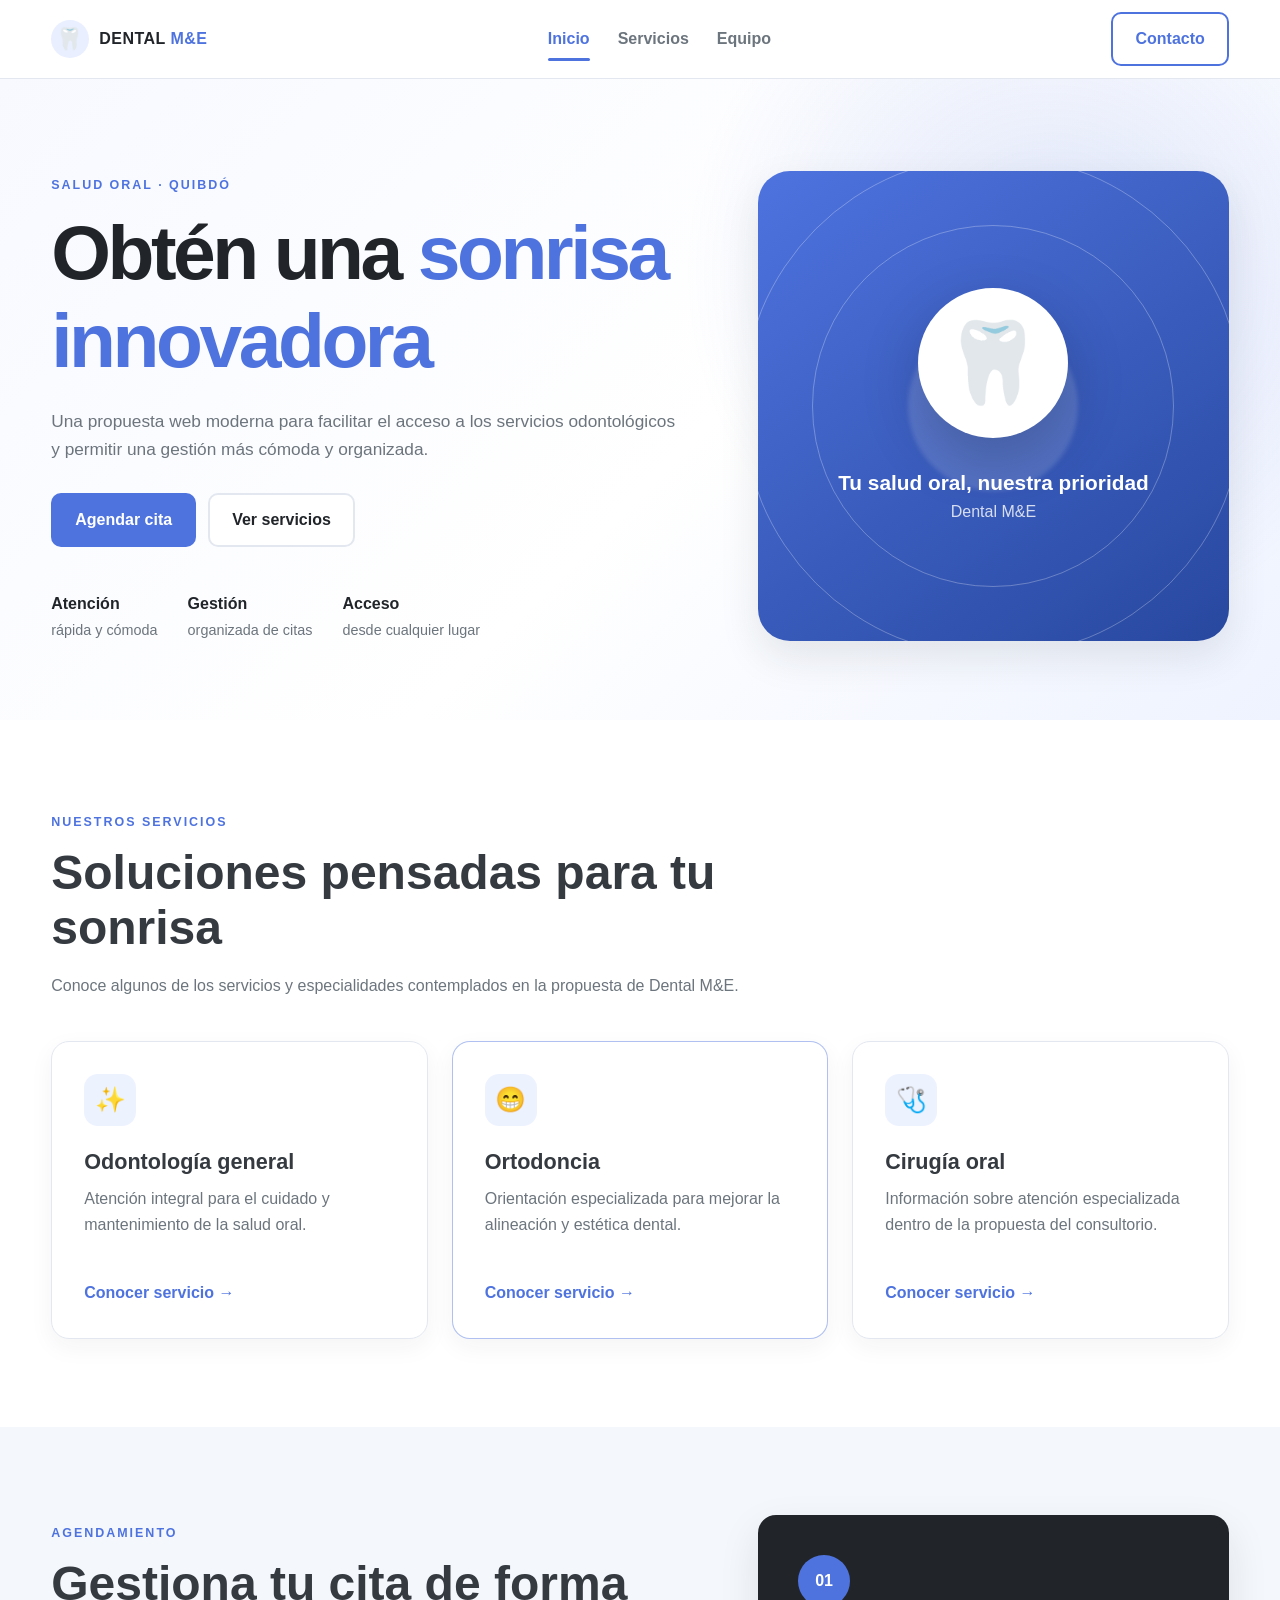
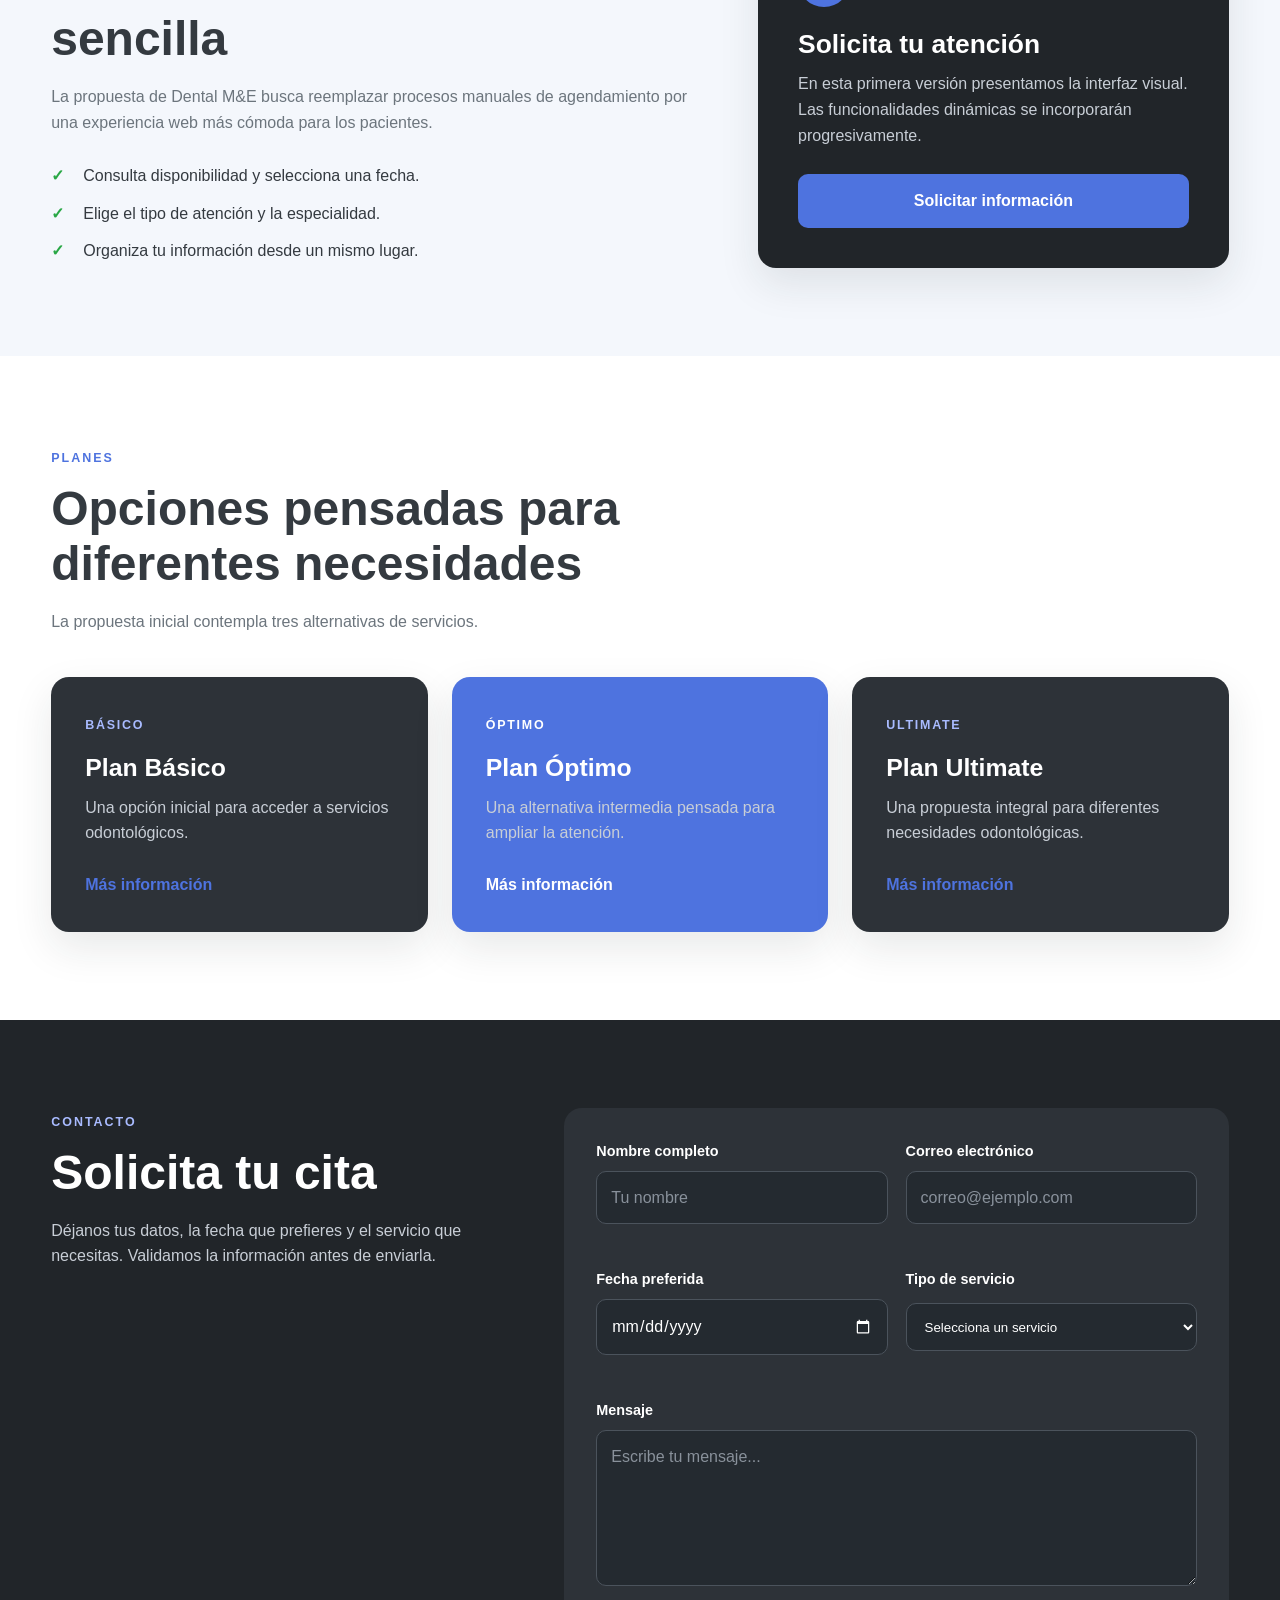
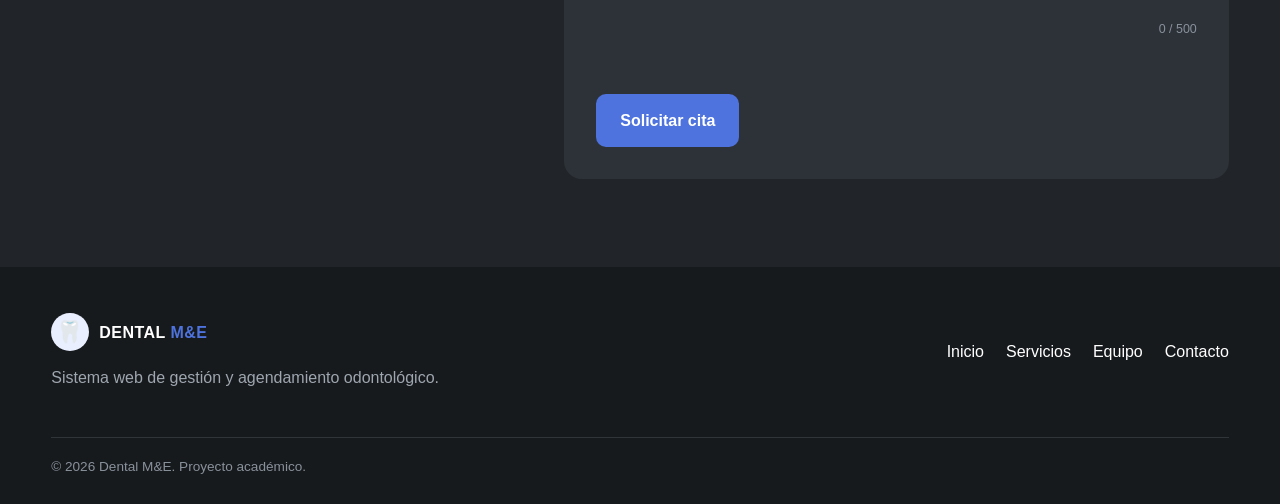
<file: Dental_ME_Actividad_3/index.html>
<!DOCTYPE html>
<html lang="es">
<head>
    <meta charset="UTF-8">
    <meta name="viewport" content="width=device-width, initial-scale=1.0">
    <meta name="description" content="Dental M&E - Sistema web de gestión y agendamiento odontológico.">
    <title>Dental M&E | Inicio</title>
    <link rel="stylesheet" href="css/styles.css">
</head>

<body>
    <header class="site-header">
        <div class="container header-content">
            <a class="logo" href="index.html" aria-label="Dental M&E - Inicio">
                <span class="logo-icon" aria-hidden="true">🦷</span>
                <span>DENTAL <strong>M&E</strong></span>
            </a>

            <nav class="main-nav" aria-label="Navegación principal">
                <a class="nav-link active" href="index.html">Inicio</a>
                <a class="nav-link" href="servicios.html">Servicios</a>
                <a class="nav-link" href="equipo.html">Equipo</a>
            </nav>

            <a class="btn btn-outline" href="#contacto">Contacto</a>
        </div>
    </header>

    <main>
        <section class="hero">
            <div class="container hero-grid">
                <div class="hero-content">
                    <span class="eyebrow">SALUD ORAL · QUIBDÓ</span>
                    <h1>Obtén una <span>sonrisa innovadora</span></h1>
                    <p class="hero-text">
                        Una propuesta web moderna para facilitar el acceso a los servicios
                        odontológicos y permitir una gestión más cómoda y organizada.
                    </p>

                    <div class="hero-actions">
                        <a class="btn btn-primary" href="#agendar">Agendar cita</a>
                        <a class="btn btn-light" href="servicios.html">Ver servicios</a>
                    </div>

                    <div class="hero-benefits" aria-label="Beneficios">
                        <div>
                            <strong>Atención</strong>
                            <span>rápida y cómoda</span>
                        </div>
                        <div>
                            <strong>Gestión</strong>
                            <span>organizada de citas</span>
                        </div>
                        <div>
                            <strong>Acceso</strong>
                            <span>desde cualquier lugar</span>
                        </div>
                    </div>
                </div>

                <div class="hero-card" aria-label="Presentación visual Dental M&E">
                    <div class="hero-card-glow"></div>
                    <div class="tooth">🦷</div>
                    <p>Tu salud oral, nuestra prioridad</p>
                    <span>Dental M&E</span>
                </div>
            </div>
        </section>

        <section class="section section-white" id="servicios-destacados">
            <div class="container">
                <div class="section-heading">
                    <span class="eyebrow">NUESTROS SERVICIOS</span>
                    <h2>Soluciones pensadas para tu sonrisa</h2>
                    <p>
                        Conoce algunos de los servicios y especialidades contemplados
                        en la propuesta de Dental M&E.
                    </p>
                </div>

                <div class="cards-grid">
                    <article class="service-card">
                        <div class="card-icon">✨</div>
                        <h3>Odontología general</h3>
                        <p>Atención integral para el cuidado y mantenimiento de la salud oral.</p>
                        <a href="servicios.html">Conocer servicio →</a>
                    </article>

                    <article class="service-card featured">
                        <div class="card-icon">😁</div>
                        <h3>Ortodoncia</h3>
                        <p>Orientación especializada para mejorar la alineación y estética dental.</p>
                        <a href="servicios.html">Conocer servicio →</a>
                    </article>

                    <article class="service-card">
                        <div class="card-icon">🩺</div>
                        <h3>Cirugía oral</h3>
                        <p>Información sobre atención especializada dentro de la propuesta del consultorio.</p>
                        <a href="servicios.html">Conocer servicio →</a>
                    </article>
                </div>
            </div>
        </section>

        <section class="section section-soft" id="agendar">
            <div class="container appointment-grid">
                <div>
                    <span class="eyebrow">AGENDAMIENTO</span>
                    <h2>Gestiona tu cita de forma sencilla</h2>
                    <p>
                        La propuesta de Dental M&E busca reemplazar procesos manuales
                        de agendamiento por una experiencia web más cómoda para los pacientes.
                    </p>

                    <ul class="check-list">
                        <li>Consulta disponibilidad y selecciona una fecha.</li>
                        <li>Elige el tipo de atención y la especialidad.</li>
                        <li>Organiza tu información desde un mismo lugar.</li>
                    </ul>
                </div>

                <div class="appointment-box">
                    <span class="appointment-number">01</span>
                    <h3>Solicita tu atención</h3>
                    <p>
                        En esta primera versión presentamos la interfaz visual.
                        Las funcionalidades dinámicas se incorporarán progresivamente.
                    </p>
                    <a class="btn btn-primary btn-full" href="#contacto">Solicitar información</a>
                </div>
            </div>
        </section>

        <section class="section section-white" id="planes">
            <div class="container">
                <div class="section-heading">
                    <span class="eyebrow">PLANES</span>
                    <h2>Opciones pensadas para diferentes necesidades</h2>
                    <p>La propuesta inicial contempla tres alternativas de servicios.</p>
                </div>

                <div class="plans-grid">
                    <article class="plan-card">
                        <span>BÁSICO</span>
                        <h3>Plan Básico</h3>
                        <p>Una opción inicial para acceder a servicios odontológicos.</p>
                        <a href="#contacto">Más información</a>
                    </article>

                    <article class="plan-card plan-highlight">
                        <span>ÓPTIMO</span>
                        <h3>Plan Óptimo</h3>
                        <p>Una alternativa intermedia pensada para ampliar la atención.</p>
                        <a href="#contacto">Más información</a>
                    </article>

                    <article class="plan-card">
                        <span>ULTIMATE</span>
                        <h3>Plan Ultimate</h3>
                        <p>Una propuesta integral para diferentes necesidades odontológicas.</p>
                        <a href="#contacto">Más información</a>
                    </article>
                </div>
            </div>
        </section>

        <section class="section section-dark" id="contacto">
            <div class="container contact-grid">
                <div>
                    <span class="eyebrow eyebrow-light">CONTACTO</span>
                    <h2>Solicita tu cita</h2>
                    <p>
                        Déjanos tus datos, la fecha que prefieres y el servicio que necesitas.
                        Validamos la información antes de enviarla.
                    </p>
                </div>

                <form class="contact-form" action="#" method="post" novalidate>
                    <div class="form-row">
                        <div class="form-group">
                            <label for="nombre">Nombre completo</label>
                            <input type="text" id="nombre" name="nombre" placeholder="Tu nombre" required>
                            <span class="field-error" id="error-nombre" aria-live="polite"></span>
                        </div>

                        <div class="form-group">
                            <label for="email">Correo electrónico</label>
                            <input type="email" id="email" name="email" placeholder="correo@ejemplo.com" required>
                            <span class="field-error" id="error-email" aria-live="polite"></span>
                        </div>
                    </div>

                    <div class="form-row">
                        <div class="form-group">
                            <label for="fecha">Fecha preferida</label>
                            <input type="date" id="fecha" name="fecha" required>
                            <span class="field-error" id="error-fecha" aria-live="polite"></span>
                        </div>

                        <div class="form-group">
                            <label for="servicio">Tipo de servicio</label>
                            <select id="servicio" name="servicio" required>
                                <option value="">Selecciona un servicio</option>
                                <option value="Odontología general">Odontología general</option>
                                <option value="Ortodoncia">Ortodoncia</option>
                                <option value="Endodoncia">Endodoncia</option>
                                <option value="Cirugía oral">Cirugía oral</option>
                                <option value="Odontopediatría">Odontopediatría</option>
                                <option value="Estética dental">Estética dental</option>
                            </select>
                            <span class="field-error" id="error-servicio" aria-live="polite"></span>
                        </div>
                    </div>

                    <div class="form-group">
                        <label for="mensaje">Mensaje</label>
                        <textarea id="mensaje" name="mensaje" rows="5" placeholder="Escribe tu mensaje..." maxlength="500" required></textarea>
                            <span class="field-error" id="error-mensaje" aria-live="polite"></span>
                            <small class="char-count" id="contador-mensaje">0 / 500</small>
                    </div>

                    <p id="form-message" class="form-message" aria-live="polite"></p>

                    <button class="btn btn-primary" type="submit">Solicitar cita</button>
                </form>
            </div>
        </section>
    </main>

    <footer class="site-footer">
        <div class="container footer-content">
            <div>
                <a class="logo footer-logo" href="index.html">
                    <span class="logo-icon" aria-hidden="true">🦷</span>
                    <span>DENTAL <strong>M&E</strong></span>
                </a>
                <p>Sistema web de gestión y agendamiento odontológico.</p>
            </div>

            <div class="footer-links">
                <a href="index.html">Inicio</a>
                <a href="servicios.html">Servicios</a>
                <a href="equipo.html">Equipo</a>
                <a href="#contacto">Contacto</a>
            </div>
        </div>

        <div class="container footer-bottom">
            <p>© 2026 Dental M&E. Proyecto académico.</p>
        </div>
    </footer>
    <script src="js/script.js"></script>
</body>
</html>
</file>
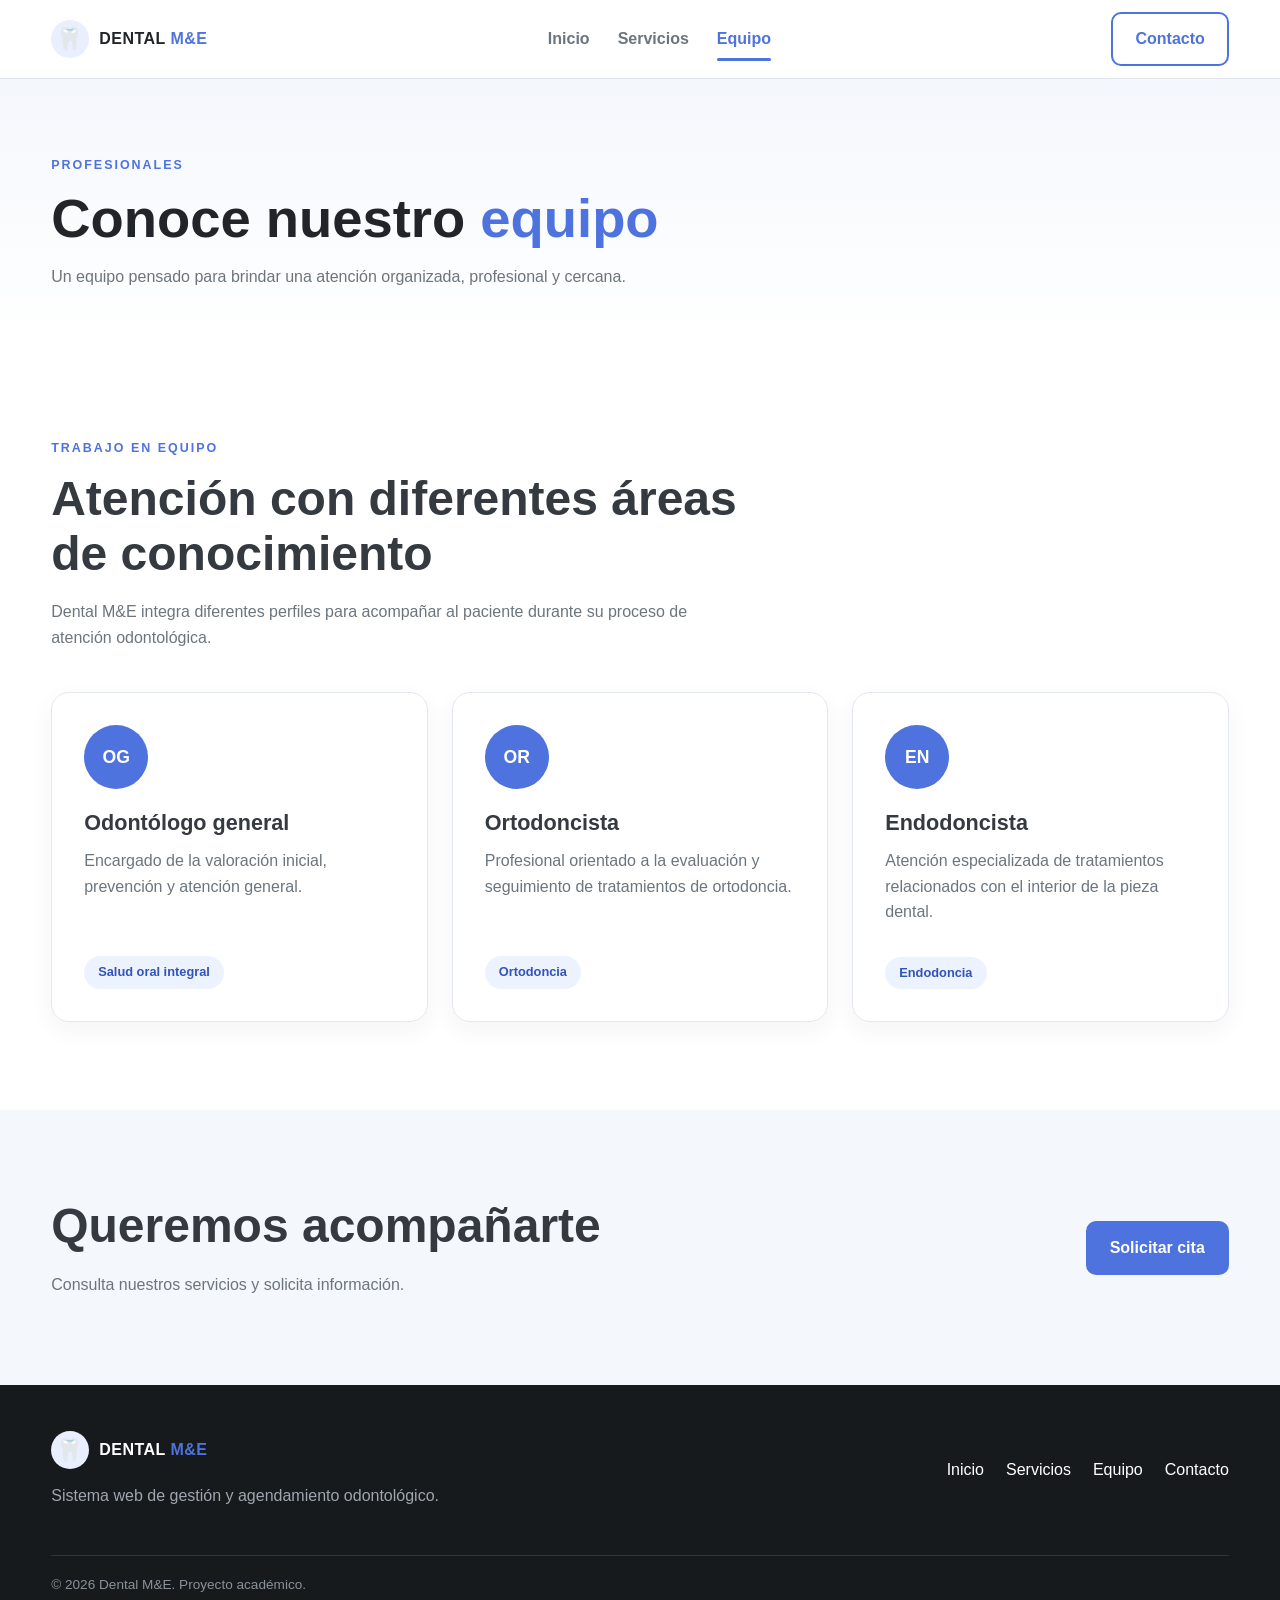
<file: Dental_ME_Actividad_3/equipo.html>
<!DOCTYPE html>
<html lang="es">
<head>
    <meta charset="UTF-8">
    <meta name="viewport" content="width=device-width, initial-scale=1.0">
    <meta name="description" content="Dental M&E - Sistema web de gestión y agendamiento odontológico.">
    <title>Dental M&E | Equipo</title>
    <link rel="stylesheet" href="css/styles.css">
</head>

<body>
    <header class="site-header">
        <div class="container header-content">
            <a class="logo" href="index.html" aria-label="Dental M&E - Inicio">
                <span class="logo-icon" aria-hidden="true">🦷</span>
                <span>DENTAL <strong>M&E</strong></span>
            </a>

            <nav class="main-nav" aria-label="Navegación principal">
                <a class="nav-link" href="index.html">Inicio</a>
                <a class="nav-link" href="servicios.html">Servicios</a>
                <a class="nav-link active" href="equipo.html">Equipo</a>
            </nav>

            <a class="btn btn-outline" href="index.html#contacto">Contacto</a>
        </div>
    </header>

    <main>
        <section class="page-hero">
            <div class="container">
                <span class="eyebrow">PROFESIONALES</span>
                <h1>Conoce nuestro <span>equipo</span></h1>
                <p>Un equipo pensado para brindar una atención organizada, profesional y cercana.</p>
            </div>
        </section>

        <section class="section section-white">
            <div class="container">
                <div class="section-heading">
                    <span class="eyebrow">TRABAJO EN EQUIPO</span>
                    <h2>Atención con diferentes áreas de conocimiento</h2>
                    <p>Dental M&E integra diferentes perfiles para acompañar al paciente durante su proceso de atención odontológica.</p>
                </div>
                <div class="cards-grid">
                    <article class="service-card person">
                        <div class="avatar">OG</div>
                        <h3>Odontólogo general</h3>
                        <p>Encargado de la valoración inicial, prevención y atención general.</p>
                        <span class="tag">Salud oral integral</span>
                    </article>
                    <article class="service-card person">
                        <div class="avatar">OR</div>
                        <h3>Ortodoncista</h3>
                        <p>Profesional orientado a la evaluación y seguimiento de tratamientos de ortodoncia.</p>
                        <span class="tag">Ortodoncia</span>
                    </article>
                    <article class="service-card person">
                        <div class="avatar">EN</div>
                        <h3>Endodoncista</h3>
                        <p>Atención especializada de tratamientos relacionados con el interior de la pieza dental.</p>
                        <span class="tag">Endodoncia</span>
                    </article>
                </div>
            </div>
        </section>

        <section class="section section-soft">
            <div class="container cta-box">
                <div>
                    <h2>Queremos acompañarte</h2>
                    <p>Consulta nuestros servicios y solicita información.</p>
                </div>
                <a class="btn btn-primary" href="index.html#contacto">Solicitar cita</a>
            </div>
        </section>
    </main>

    <footer class="site-footer">
        <div class="container footer-content">
            <div>
                <a class="logo footer-logo" href="index.html">
                    <span class="logo-icon" aria-hidden="true">🦷</span>
                    <span>DENTAL <strong>M&E</strong></span>
                </a>
                <p>Sistema web de gestión y agendamiento odontológico.</p>
            </div>

            <div class="footer-links">
                <a href="index.html">Inicio</a>
                <a href="servicios.html">Servicios</a>
                <a href="equipo.html">Equipo</a>
                <a href="index.html#contacto">Contacto</a>
            </div>
        </div>

        <div class="container footer-bottom">
            <p>© 2026 Dental M&E. Proyecto académico.</p>
        </div>
    </footer>
    <script src="js/script.js"></script>
</body>
</html>
</file>
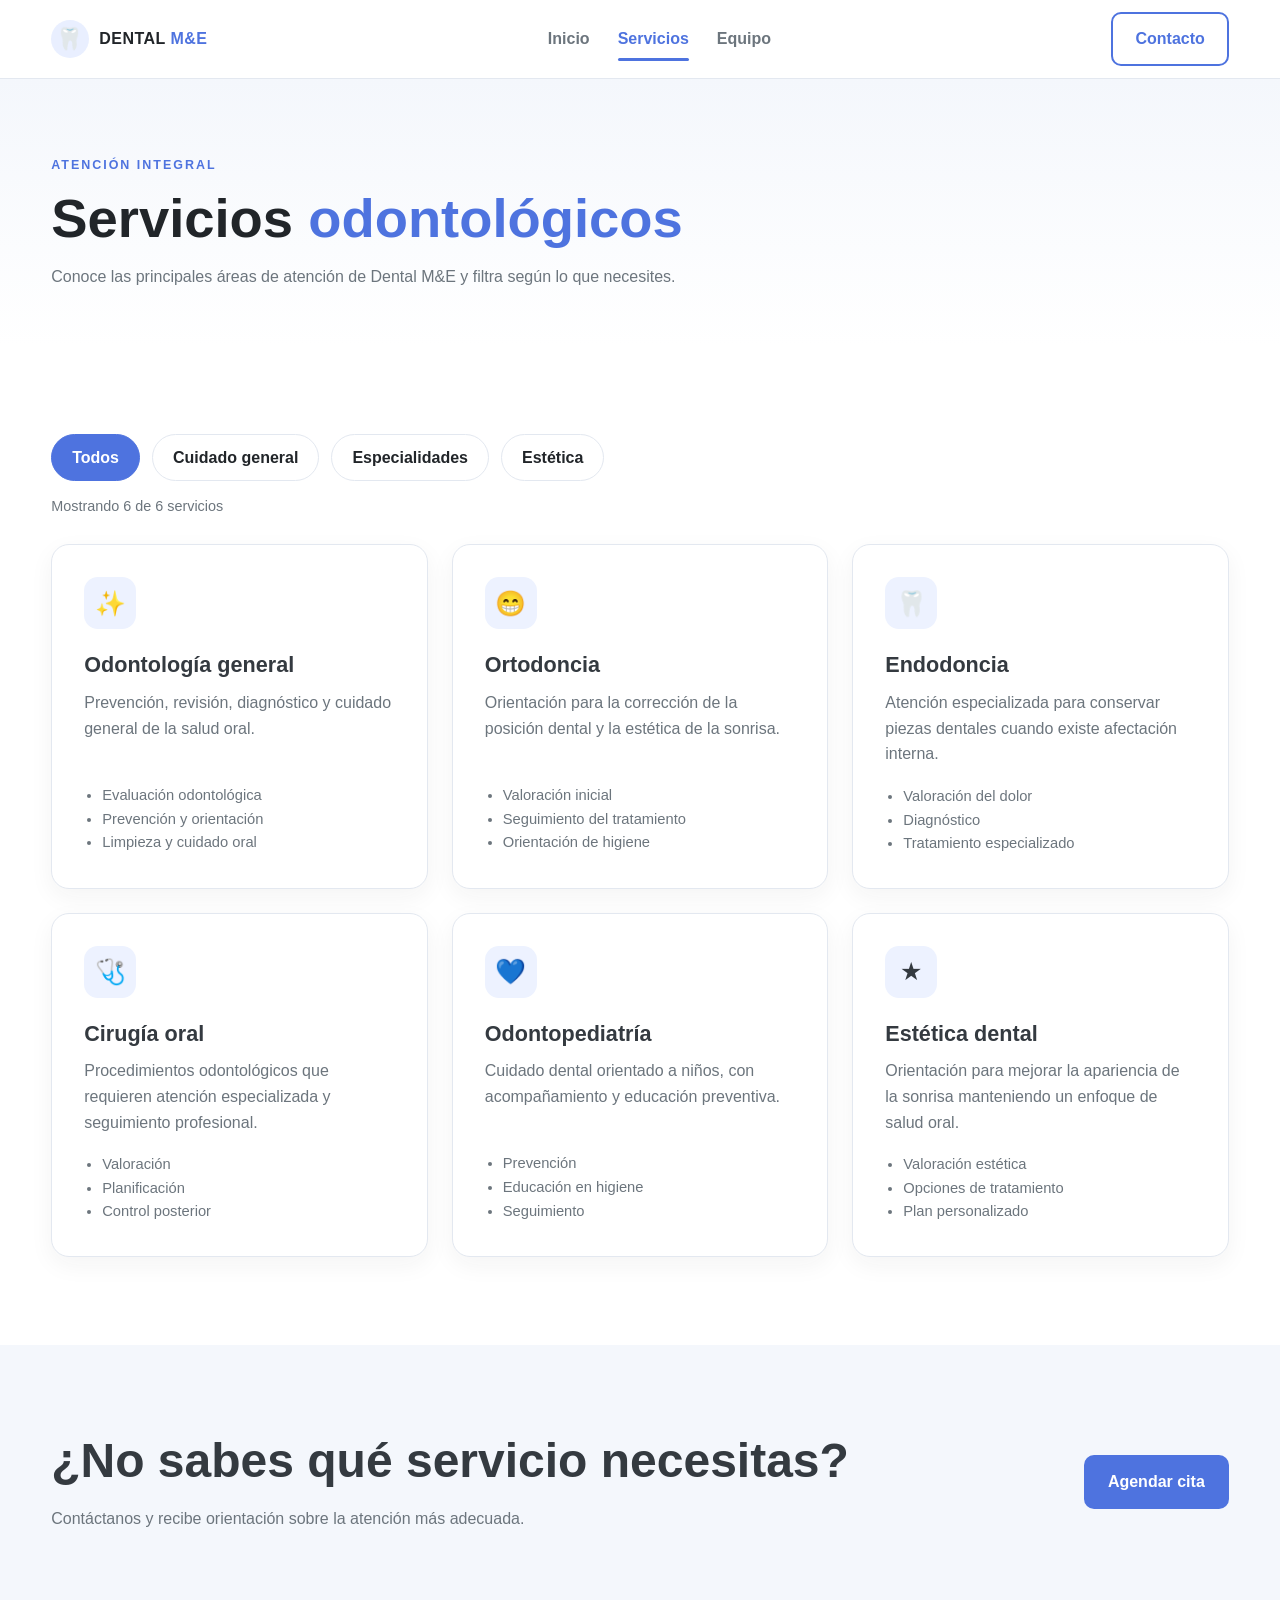
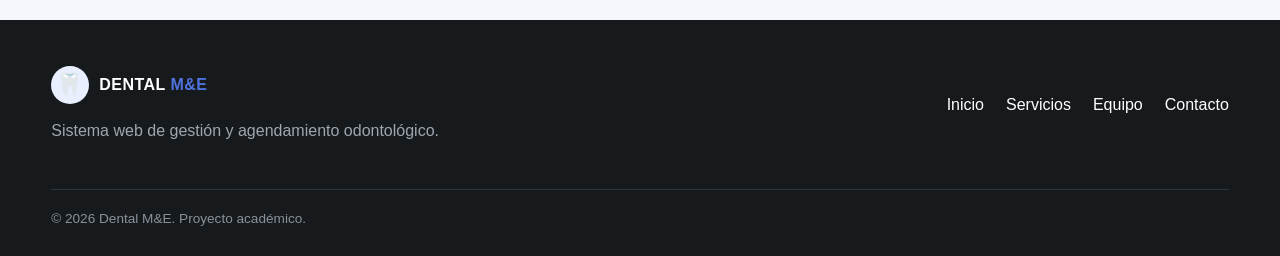
<file: Dental_ME_Actividad_3/servicios.html>
<!DOCTYPE html>
<html lang="es">
<head>
    <meta charset="UTF-8">
    <meta name="viewport" content="width=device-width, initial-scale=1.0">
    <meta name="description" content="Dental M&E - Sistema web de gestión y agendamiento odontológico.">
    <title>Dental M&E | Servicios</title>
    <link rel="stylesheet" href="css/styles.css">
</head>

<body>
    <header class="site-header">
        <div class="container header-content">
            <a class="logo" href="index.html" aria-label="Dental M&E - Inicio">
                <span class="logo-icon" aria-hidden="true">🦷</span>
                <span>DENTAL <strong>M&E</strong></span>
            </a>

            <nav class="main-nav" aria-label="Navegación principal">
                <a class="nav-link" href="index.html">Inicio</a>
                <a class="nav-link active" href="servicios.html">Servicios</a>
                <a class="nav-link" href="equipo.html">Equipo</a>
            </nav>

            <a class="btn btn-outline" href="index.html#contacto">Contacto</a>
        </div>
    </header>

    <main>
        <section class="page-hero">
            <div class="container">
                <span class="eyebrow">ATENCIÓN INTEGRAL</span>
                <h1>Servicios <span>odontológicos</span></h1>
                <p>Conoce las principales áreas de atención de Dental M&E y filtra según lo que necesites.</p>
            </div>
        </section>

        <section class="section section-white">
            <div class="container">
                <div class="filter-bar" role="group" aria-label="Filtrar servicios">
                    <button type="button" class="filter-btn active" data-filtro="todos">Todos</button>
                    <button type="button" class="filter-btn" data-filtro="general">Cuidado general</button>
                    <button type="button" class="filter-btn" data-filtro="especialidad">Especialidades</button>
                    <button type="button" class="filter-btn" data-filtro="estetica">Estética</button>
                </div>
                <p id="contador-servicios" class="filter-count" aria-live="polite"></p>

                <div class="cards-grid" id="lista-servicios">
                    <article class="service-card" data-categoria="general">
                        <div class="card-icon">✨</div>
                        <h3>Odontología general</h3>
                        <p>Prevención, revisión, diagnóstico y cuidado general de la salud oral.</p>
                        <ul class="mini-list"><li>Evaluación odontológica</li><li>Prevención y orientación</li><li>Limpieza y cuidado oral</li></ul>
                    </article>
                    <article class="service-card" data-categoria="especialidad">
                        <div class="card-icon">😁</div>
                        <h3>Ortodoncia</h3>
                        <p>Orientación para la corrección de la posición dental y la estética de la sonrisa.</p>
                        <ul class="mini-list"><li>Valoración inicial</li><li>Seguimiento del tratamiento</li><li>Orientación de higiene</li></ul>
                    </article>
                    <article class="service-card" data-categoria="especialidad">
                        <div class="card-icon">🦷</div>
                        <h3>Endodoncia</h3>
                        <p>Atención especializada para conservar piezas dentales cuando existe afectación interna.</p>
                        <ul class="mini-list"><li>Valoración del dolor</li><li>Diagnóstico</li><li>Tratamiento especializado</li></ul>
                    </article>
                    <article class="service-card" data-categoria="especialidad">
                        <div class="card-icon">🩺</div>
                        <h3>Cirugía oral</h3>
                        <p>Procedimientos odontológicos que requieren atención especializada y seguimiento profesional.</p>
                        <ul class="mini-list"><li>Valoración</li><li>Planificación</li><li>Control posterior</li></ul>
                    </article>
                    <article class="service-card" data-categoria="general">
                        <div class="card-icon">💙</div>
                        <h3>Odontopediatría</h3>
                        <p>Cuidado dental orientado a niños, con acompañamiento y educación preventiva.</p>
                        <ul class="mini-list"><li>Prevención</li><li>Educación en higiene</li><li>Seguimiento</li></ul>
                    </article>
                    <article class="service-card" data-categoria="estetica">
                        <div class="card-icon">★</div>
                        <h3>Estética dental</h3>
                        <p>Orientación para mejorar la apariencia de la sonrisa manteniendo un enfoque de salud oral.</p>
                        <ul class="mini-list"><li>Valoración estética</li><li>Opciones de tratamiento</li><li>Plan personalizado</li></ul>
                    </article>
                </div>
            </div>
        </section>

        <section class="section section-soft">
            <div class="container cta-box">
                <div>
                    <h2>¿No sabes qué servicio necesitas?</h2>
                    <p>Contáctanos y recibe orientación sobre la atención más adecuada.</p>
                </div>
                <a class="btn btn-primary" href="index.html#contacto">Agendar cita</a>
            </div>
        </section>
    </main>

    <footer class="site-footer">
        <div class="container footer-content">
            <div>
                <a class="logo footer-logo" href="index.html">
                    <span class="logo-icon" aria-hidden="true">🦷</span>
                    <span>DENTAL <strong>M&E</strong></span>
                </a>
                <p>Sistema web de gestión y agendamiento odontológico.</p>
            </div>

            <div class="footer-links">
                <a href="index.html">Inicio</a>
                <a href="servicios.html">Servicios</a>
                <a href="equipo.html">Equipo</a>
                <a href="index.html#contacto">Contacto</a>
            </div>
        </div>

        <div class="container footer-bottom">
            <p>© 2026 Dental M&E. Proyecto académico.</p>
        </div>
    </footer>
    <script src="js/script.js"></script>
</body>
</html>
</file>
<file: Dental_ME_Actividad_3/css/styles.css>
/* =========================================================
   DENTAL M&E
   styles.css
   Primera versión - Actividad Colaborativa #2
   HTML + CSS
   ========================================================= */

:root {
    --primary: #4e73df;
    --primary-dark: #3154b9;
    --dark: #212529;
    --dark-2: #2d3238;
    --text: #343a40;
    --muted: #6c757d;
    --white: #ffffff;
    --soft: #f4f7fc;
    --border: #e3e8f0;
    --success: #28a745;
    --danger: #dc3545;
    --shadow: 0 16px 40px rgba(33, 37, 41, 0.10);
    --radius: 18px;
    --container: 1180px;
}

/* ---------- Reset básico ---------- */

* {
    box-sizing: border-box;
    margin: 0;
    padding: 0;
}

html {
    scroll-behavior: smooth;
}

body {
    font-family: "Inter", "Segoe UI", Arial, sans-serif;
    color: var(--text);
    background: var(--white);
    line-height: 1.6;
}

a {
    color: inherit;
    text-decoration: none;
}

button,
input,
textarea {
    font: inherit;
}

img {
    max-width: 100%;
    display: block;
}

/* ---------- Elementos reutilizables ---------- */

.container {
    width: min(92%, var(--container));
    margin-inline: auto;
}

.section {
    padding: 88px 0;
}

.section-white {
    background: var(--white);
}

.section-soft {
    background: var(--soft);
}

.section-dark {
    background: var(--dark);
    color: var(--white);
}

.eyebrow {
    display: inline-block;
    margin-bottom: 12px;
    color: var(--primary);
    font-size: 0.78rem;
    font-weight: 800;
    letter-spacing: 0.16em;
}

.eyebrow-light {
    color: #a9bbff;
}

h1,
h2,
h3 {
    line-height: 1.15;
}

h2 {
    font-size: clamp(2rem, 4vw, 3rem);
    margin-bottom: 18px;
}

.btn {
    display: inline-flex;
    align-items: center;
    justify-content: center;
    min-height: 48px;
    padding: 12px 22px;
    border: 2px solid transparent;
    border-radius: 10px;
    font-weight: 700;
    transition: 0.2s ease;
    cursor: pointer;
}

.btn:hover {
    transform: translateY(-2px);
}

.btn-primary {
    color: var(--white);
    background: var(--primary);
}

.btn-primary:hover {
    background: var(--primary-dark);
}

.btn-light {
    color: var(--dark);
    background: var(--white);
    border-color: var(--border);
}

.btn-outline {
    color: var(--primary);
    border-color: var(--primary);
    background: var(--white);
}

.btn-full {
    width: 100%;
}

/* ---------- Header ---------- */

.site-header {
    position: sticky;
    top: 0;
    z-index: 100;
    background: rgba(255, 255, 255, 0.96);
    border-bottom: 1px solid var(--border);
    backdrop-filter: blur(10px);
}

.header-content {
    min-height: 76px;
    display: flex;
    align-items: center;
    justify-content: space-between;
    gap: 24px;
}

.logo {
    display: inline-flex;
    align-items: center;
    gap: 10px;
    color: var(--dark);
    font-weight: 800;
    letter-spacing: 0.03em;
}

.logo strong {
    color: var(--primary);
}

.logo-icon {
    width: 38px;
    height: 38px;
    display: grid;
    place-items: center;
    border-radius: 50%;
    background: #e9efff;
    font-size: 1.35rem;
}

.main-nav {
    display: flex;
    align-items: center;
    gap: 28px;
}

.nav-link {
    position: relative;
    color: var(--muted);
    font-weight: 650;
    padding: 26px 0;
}

.nav-link:hover,
.nav-link.active {
    color: var(--primary);
}

.nav-link.active::after {
    content: "";
    position: absolute;
    left: 0;
    right: 0;
    bottom: 17px;
    height: 3px;
    border-radius: 3px;
    background: var(--primary);
}

/* ---------- Hero ---------- */

.hero {
    overflow: hidden;
    padding: 92px 0 78px;
    background:
        radial-gradient(circle at 82% 30%, rgba(78, 115, 223, 0.18), transparent 32%),
        linear-gradient(135deg, #f7f9ff 0%, #ffffff 55%, #eef3ff 100%);
}

.hero-grid {
    display: grid;
    grid-template-columns: 1.15fr 0.85fr;
    align-items: center;
    gap: 70px;
}

.hero h1 {
    max-width: 720px;
    font-size: clamp(3rem, 6vw, 5.4rem);
    letter-spacing: -0.045em;
    color: var(--dark);
}

.hero h1 span {
    color: var(--primary);
}

.hero-text {
    max-width: 650px;
    margin: 24px 0 30px;
    color: var(--muted);
    font-size: 1.08rem;
}

.hero-actions {
    display: flex;
    flex-wrap: wrap;
    gap: 12px;
}

.hero-benefits {
    display: flex;
    flex-wrap: wrap;
    gap: 30px;
    margin-top: 44px;
}

.hero-benefits div {
    display: grid;
    gap: 2px;
}

.hero-benefits strong {
    color: var(--dark);
}

.hero-benefits span {
    color: var(--muted);
    font-size: 0.9rem;
}

.hero-card {
    position: relative;
    min-height: 470px;
    display: flex;
    flex-direction: column;
    align-items: center;
    justify-content: center;
    overflow: hidden;
    border-radius: 32px;
    background: linear-gradient(145deg, var(--primary), #28489f);
    box-shadow: var(--shadow);
    color: var(--white);
    text-align: center;
}

.hero-card::before,
.hero-card::after {
    content: "";
    position: absolute;
    border-radius: 50%;
    border: 1px solid rgba(255, 255, 255, 0.28);
}

.hero-card::before {
    width: 360px;
    height: 360px;
}

.hero-card::after {
    width: 500px;
    height: 500px;
}

.hero-card-glow {
    position: absolute;
    width: 170px;
    height: 170px;
    border-radius: 50%;
    background: rgba(255, 255, 255, 0.14);
    filter: blur(2px);
}

.tooth {
    position: relative;
    z-index: 2;
    width: 150px;
    height: 150px;
    display: grid;
    place-items: center;
    border-radius: 50%;
    background: var(--white);
    font-size: 5rem;
    box-shadow: 0 20px 60px rgba(0, 0, 0, 0.20);
}

.hero-card p {
    position: relative;
    z-index: 2;
    margin-top: 28px;
    font-size: 1.3rem;
    font-weight: 800;
}

.hero-card > span {
    position: relative;
    z-index: 2;
    opacity: 0.8;
}

/* ---------- Section headings ---------- */

.section-heading {
    max-width: 700px;
    margin-bottom: 42px;
}

.section-heading p {
    color: var(--muted);
}

/* ---------- Service cards ---------- */

.cards-grid {
    display: grid;
    grid-template-columns: repeat(3, 1fr);
    gap: 24px;
}

.service-card {
    padding: 32px;
    border: 1px solid var(--border);
    border-radius: var(--radius);
    background: var(--white);
    box-shadow: 0 8px 24px rgba(33, 37, 41, 0.05);
    transition: 0.2s ease;
}

.service-card:hover {
    transform: translateY(-5px);
    box-shadow: var(--shadow);
}

.service-card.featured {
    border-color: rgba(78, 115, 223, 0.45);
}

.card-icon {
    width: 52px;
    height: 52px;
    display: grid;
    place-items: center;
    margin-bottom: 24px;
    border-radius: 14px;
    background: #edf2ff;
    font-size: 1.55rem;
}

.service-card h3 {
    margin-bottom: 12px;
    font-size: 1.35rem;
}

.service-card p {
    min-height: 76px;
    color: var(--muted);
    margin-bottom: 18px;
}

.service-card a,
.plan-card a {
    color: var(--primary);
    font-weight: 750;
}

/* ---------- Appointment ---------- */

.appointment-grid {
    display: grid;
    grid-template-columns: 1.15fr 0.85fr;
    align-items: center;
    gap: 70px;
}

.appointment-grid > div:first-child p {
    max-width: 650px;
    color: var(--muted);
}

.check-list {
    list-style: none;
    display: grid;
    gap: 12px;
    margin-top: 28px;
}

.check-list li {
    position: relative;
    padding-left: 32px;
}

.check-list li::before {
    content: "✓";
    position: absolute;
    left: 0;
    top: 0;
    color: var(--success);
    font-weight: 900;
}

.appointment-box {
    position: relative;
    padding: 40px;
    border-radius: var(--radius);
    background: var(--dark);
    color: var(--white);
    box-shadow: var(--shadow);
}

.appointment-box h3 {
    margin: 22px 0 12px;
    font-size: 1.65rem;
}

.appointment-box p {
    color: #c8ced6;
    margin-bottom: 26px;
}

.appointment-number {
    display: inline-grid;
    place-items: center;
    width: 52px;
    height: 52px;
    border-radius: 50%;
    background: var(--primary);
    font-weight: 900;
}

/* ---------- Plans ---------- */

.plans-grid {
    display: grid;
    grid-template-columns: repeat(3, 1fr);
    gap: 24px;
}

.plan-card {
    min-height: 250px;
    padding: 34px;
    border-radius: var(--radius);
    background: var(--dark-2);
    color: var(--white);
    box-shadow: var(--shadow);
}

.plan-card > span {
    color: #a9bbff;
    font-size: 0.78rem;
    font-weight: 900;
    letter-spacing: 0.14em;
}

.plan-card h3 {
    margin: 18px 0 12px;
    font-size: 1.55rem;
}

.plan-card p {
    color: #c8ced6;
    margin-bottom: 26px;
}

.plan-highlight {
    background: var(--primary);
}

.plan-highlight > span,
.plan-highlight a {
    color: var(--white);
}

/* ---------- Contact ---------- */

.contact-grid {
    display: grid;
    grid-template-columns: 0.8fr 1.2fr;
    align-items: start;
    gap: 70px;
}

.contact-grid > div p {
    max-width: 520px;
    color: #c8ced6;
}

.contact-form {
    padding: 32px;
    border-radius: var(--radius);
    background: var(--dark-2);
}

.form-row {
    display: grid;
    grid-template-columns: repeat(2, 1fr);
    gap: 18px;
}

.form-group {
    display: grid;
    gap: 8px;
    margin-bottom: 18px;
}

.form-group label {
    font-size: 0.9rem;
    font-weight: 700;
}

.form-group input,
.form-group select,
.form-group textarea {
    width: 100%;
    border: 1px solid #4b535c;
    border-radius: 10px;
    padding: 13px 14px;
    outline: none;
    background: #242a30;
    color: var(--white);
}

.form-group input::placeholder,
.form-group textarea::placeholder {
    color: #89919b;
}

.form-group input:focus,
.form-group select:focus,
.form-group textarea:focus {
    border-color: #8fa6ff;
}

/* ---------- Footer ---------- */

.site-footer {
    background: #171a1d;
    color: var(--white);
}

.footer-content {
    display: flex;
    justify-content: space-between;
    gap: 40px;
    padding: 46px 0;
}

.footer-logo {
    color: var(--white);
}

.footer-content p {
    max-width: 420px;
    margin-top: 14px;
    color: #9ea6af;
}

.footer-links {
    display: flex;
    flex-wrap: wrap;
    align-items: center;
    gap: 22px;
}

.footer-links a:hover {
    color: #a9bbff;
}

.footer-bottom {
    padding: 18px 0 26px;
    border-top: 1px solid #30353a;
    color: #89919b;
    font-size: 0.85rem;
}

/* ---------- Responsive ---------- */

@media (max-width: 900px) {
    .header-content {
        flex-wrap: wrap;
        padding: 12px 0;
    }

    .main-nav {
        order: 3;
        width: 100%;
        justify-content: center;
        gap: 22px;
    }

    .nav-link {
        padding: 8px 0;
    }

    .nav-link.active::after {
        bottom: 0;
    }

    .hero-grid,
    .appointment-grid,
    .contact-grid {
        grid-template-columns: 1fr;
    }

    .hero {
        padding-top: 65px;
    }

    .hero-card {
        min-height: 360px;
    }

    .cards-grid,
    .plans-grid {
        grid-template-columns: 1fr;
    }

    .service-card p {
        min-height: auto;
    }

    .contact-grid {
        gap: 38px;
    }
}

@media (max-width: 620px) {
    .section {
        padding: 65px 0;
    }

    .header-content > .btn-outline {
        display: none;
    }

    .main-nav {
        justify-content: space-between;
        gap: 10px;
    }

    .nav-link {
        font-size: 0.9rem;
    }

    .hero h1 {
        font-size: 2.8rem;
    }

    .hero-benefits {
        display: grid;
        gap: 16px;
    }

    .hero-card {
        min-height: 300px;
    }

    .tooth {
        width: 110px;
        height: 110px;
        font-size: 3.6rem;
    }

    .form-row {
        grid-template-columns: 1fr;
        gap: 0;
    }

    .contact-form {
        padding: 24px;
    }

    .footer-content {
        flex-direction: column;
    }
}



/* ---------- Estados del formulario (JavaScript) ---------- */

.form-message {
    margin: 12px 0;
    font-weight: 600;
    min-height: 24px;
}

.form-message-ok {
    color: #6ee7a0;
}

.form-message-error {
    color: #ff8f9b;
}

.field-error {
    min-height: 18px;
    color: #ff8f9b;
    font-size: 0.82rem;
    font-weight: 600;
}

.form-group input.input-error,
.form-group select.input-error,
.form-group textarea.input-error {
    border-color: var(--danger);
}

.char-count {
    color: #89919b;
    font-size: 0.78rem;
    text-align: right;
}

.char-count-limit {
    color: #ff8f9b;
}

/* ---------- Páginas internas: Servicios y Equipo ---------- */

.page-hero {
    padding: 72px 0 56px;
    background: linear-gradient(180deg, var(--soft), var(--white));
}

.page-hero h1 {
    margin-bottom: 14px;
    color: var(--dark);
    font-size: clamp(2.2rem, 5vw, 3.4rem);
}

.page-hero h1 span {
    color: var(--primary);
}

.page-hero p {
    max-width: 640px;
    color: var(--muted);
}

.filter-bar {
    display: flex;
    flex-wrap: wrap;
    gap: 12px;
    margin-bottom: 14px;
}

.filter-btn {
    padding: 10px 20px;
    border: 1px solid var(--border);
    border-radius: 999px;
    background: var(--white);
    color: var(--dark);
    font: inherit;
    font-weight: 700;
    cursor: pointer;
    transition: 0.2s ease;
}

.filter-btn:hover {
    border-color: var(--primary);
    color: var(--primary);
}

.filter-btn.active {
    background: var(--primary);
    border-color: var(--primary);
    color: var(--white);
}

.filter-count {
    margin-bottom: 26px;
    color: var(--muted);
    font-size: 0.9rem;
}

.service-card[hidden] {
    display: none;
}

.mini-list {
    margin-top: 16px;
    padding-left: 18px;
    color: var(--muted);
    font-size: 0.92rem;
}

.avatar {
    width: 64px;
    height: 64px;
    display: grid;
    place-items: center;
    margin-bottom: 22px;
    border-radius: 50%;
    background: var(--primary);
    color: var(--white);
    font-weight: 800;
    font-size: 1.1rem;
}

.tag {
    display: inline-block;
    margin-top: 14px;
    padding: 6px 14px;
    border-radius: 999px;
    background: #edf2ff;
    color: var(--primary-dark);
    font-size: 0.8rem;
    font-weight: 700;
}

.cta-box {
    display: flex;
    align-items: center;
    justify-content: space-between;
    gap: 28px;
}

.cta-box p {
    color: var(--muted);
}

@media (max-width: 620px) {
    .cta-box {
        flex-direction: column;
        align-items: flex-start;
    }
}

.form-group input[type="date"],
.form-group select {
    color-scheme: dark;
}
</file>
